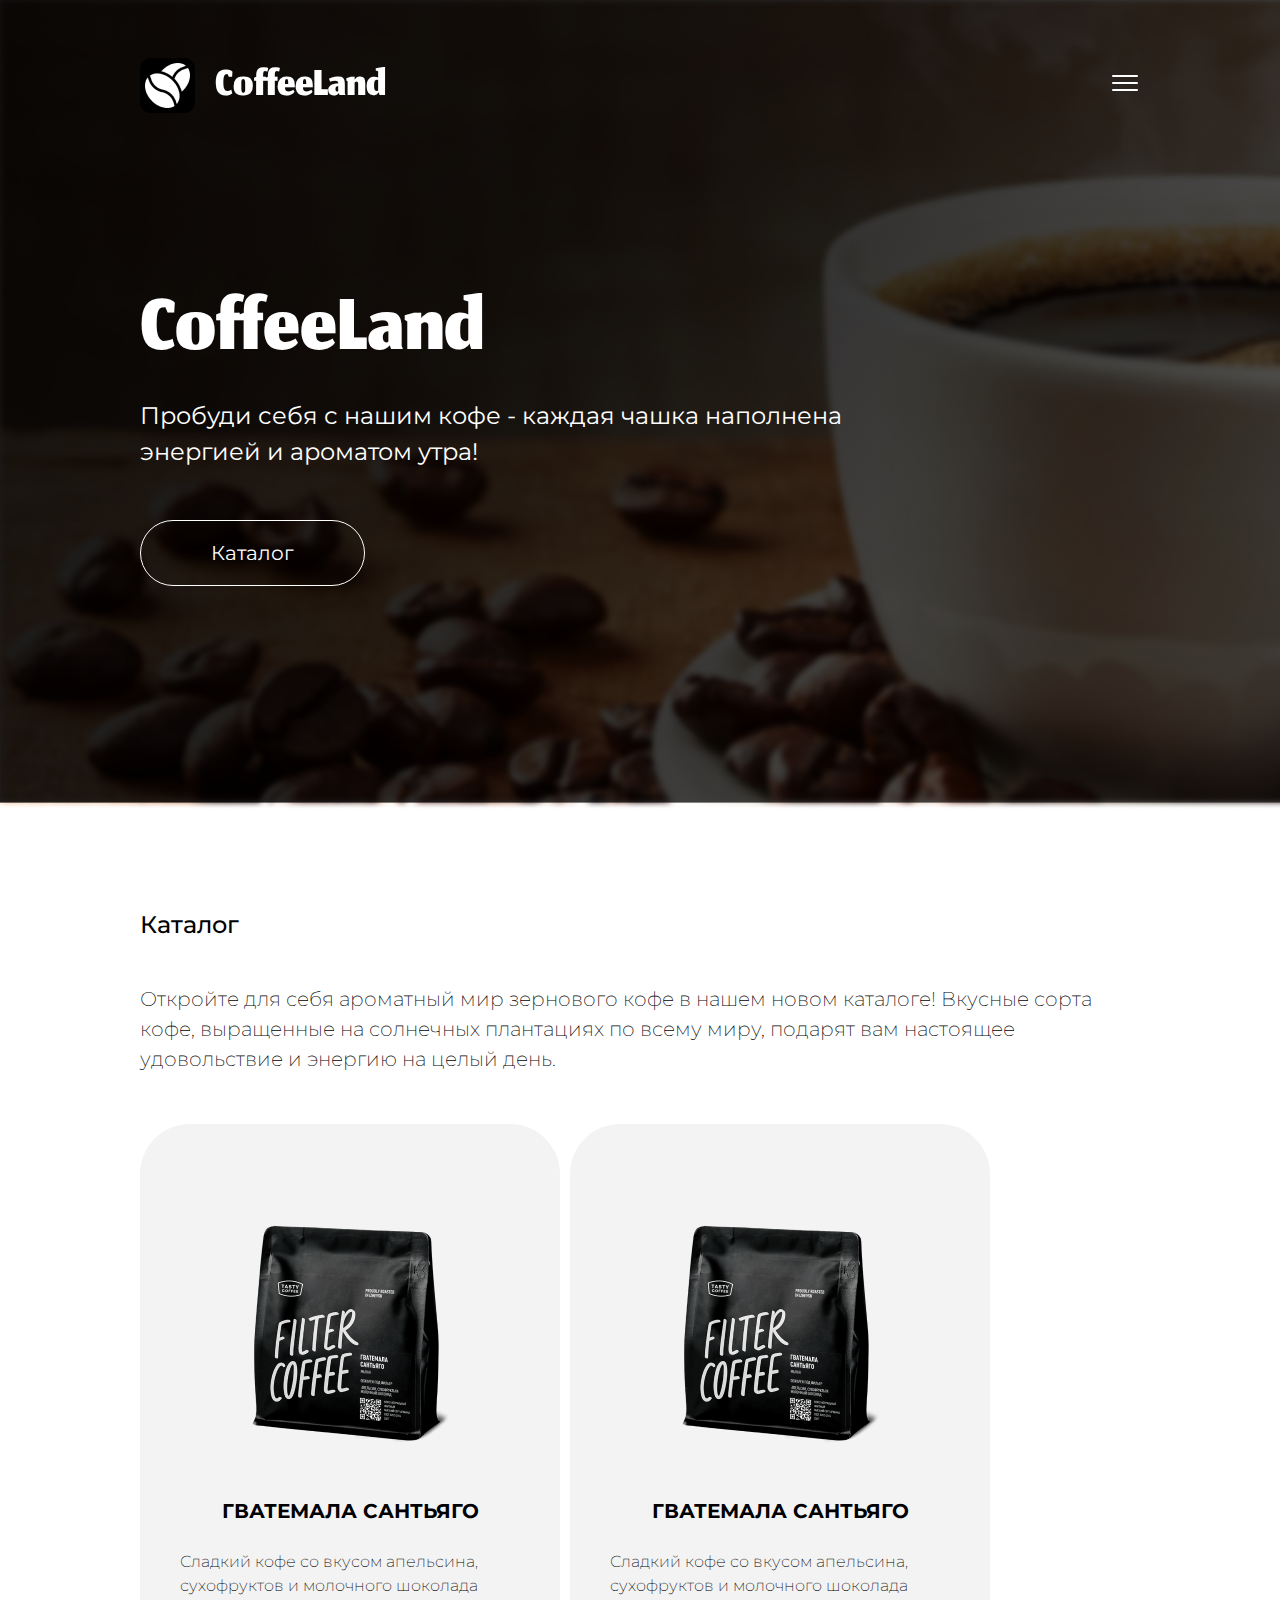
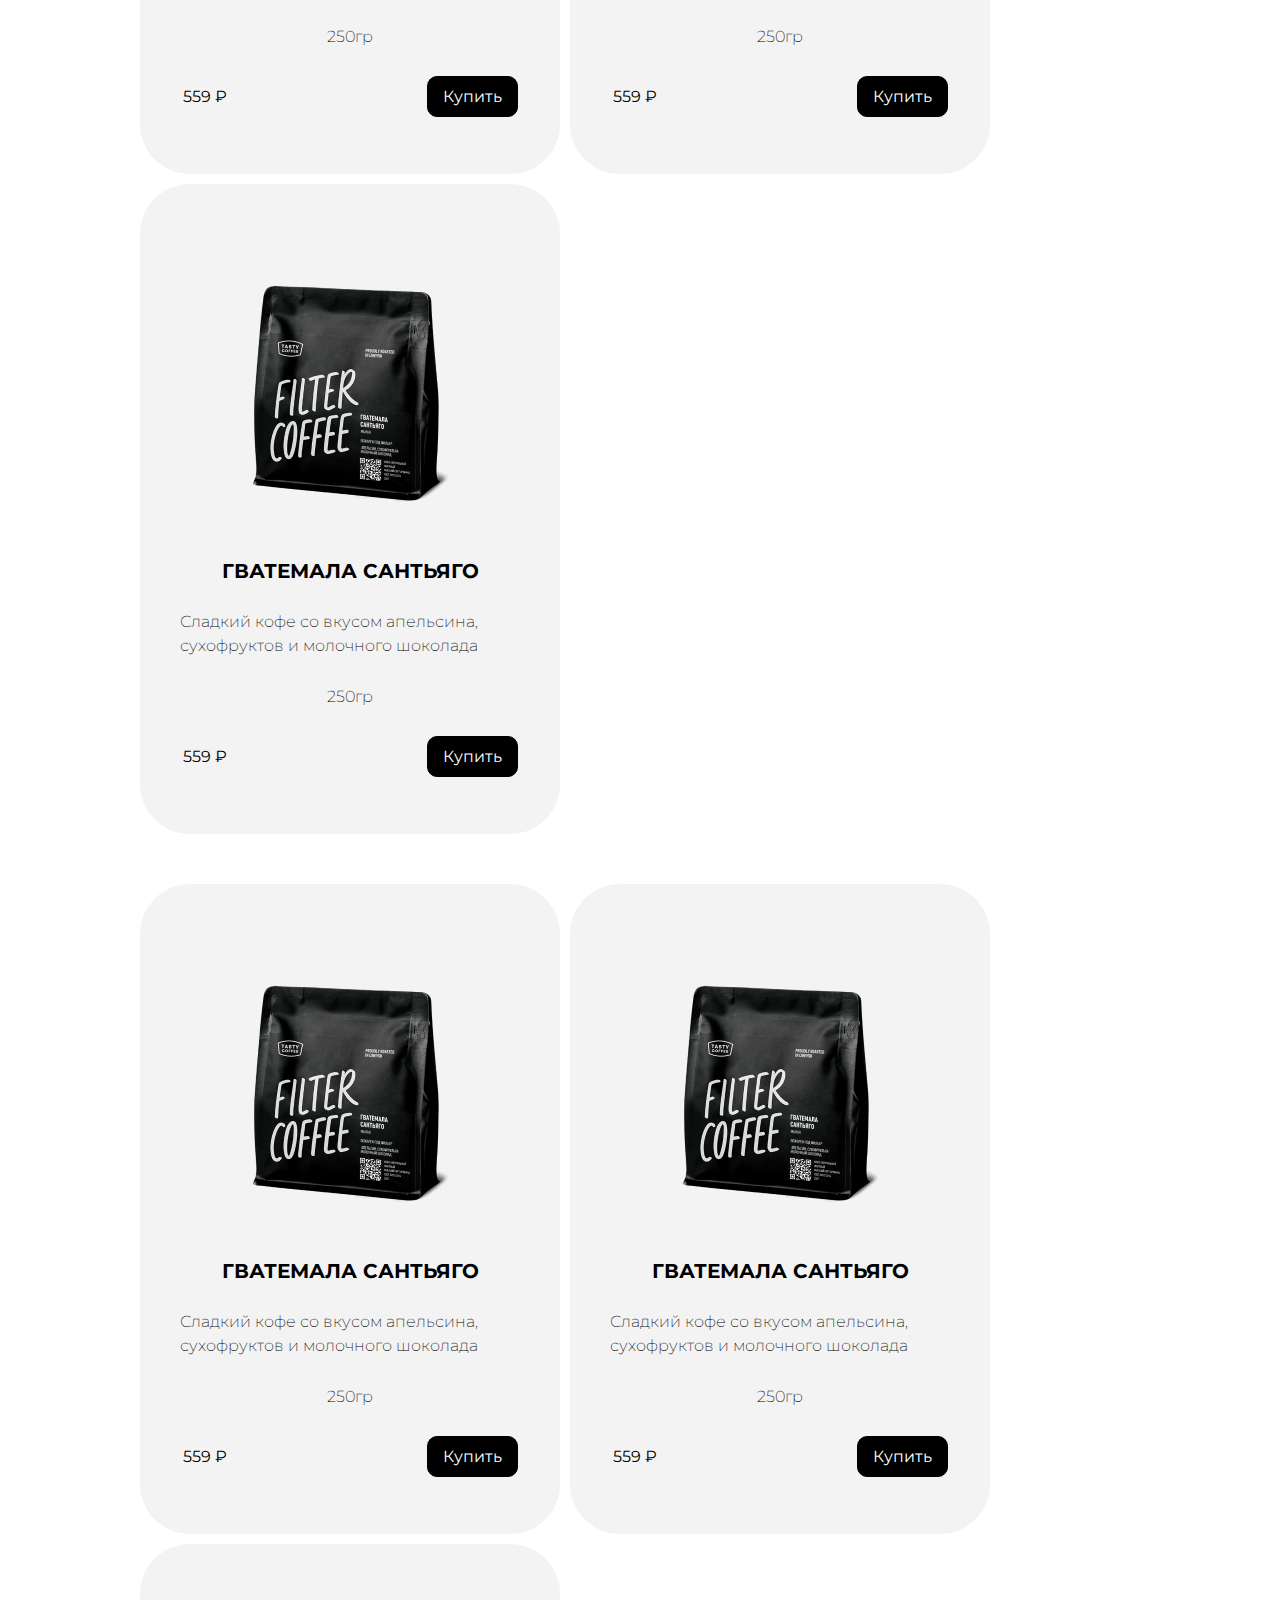
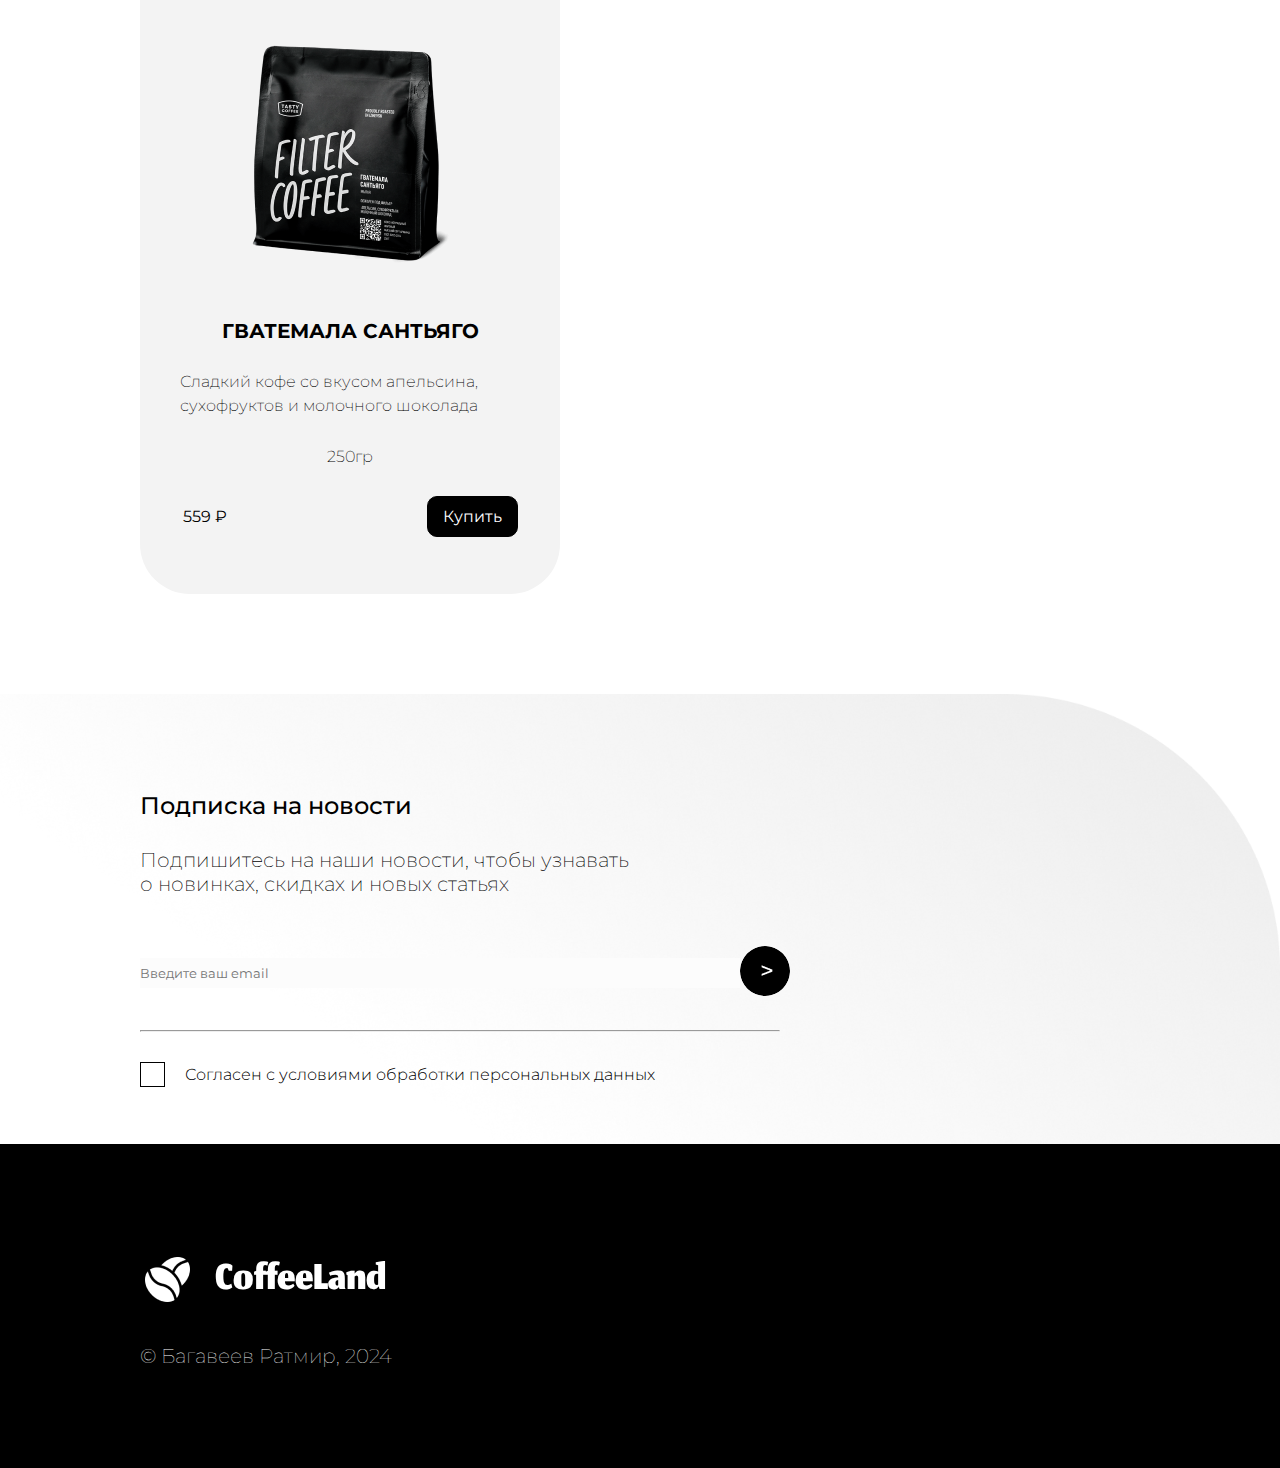
<file: index.html>
<!DOCTYPE html>
<html lang="ru">
<head>
    <meta charset="UTF-8">
    <meta name="viewport" content="width=device-width, initial-scale=1.0">
    <link rel="preconnect" href="https://fonts.googleapis.com">
    <link rel="preconnect" href="https://fonts.gstatic.com" crossorigin>
    <link href="https://fonts.googleapis.com/css2?family=Jomhuria&display=swap" rel="stylesheet">
    <link rel="preconnect" href="https://fonts.googleapis.com">
    <link rel="preconnect" href="https://fonts.gstatic.com" crossorigin>
    <link href="https://fonts.googleapis.com/css2?family=Montserrat:ital,wght@0,100..900;1,100..900&display=swap" rel="stylesheet">
    <title>CoffeeLand</title>
    <link rel="stylesheet" href="assets/css/style.css">
</head>
<body>
    <header class="banner">

        <div class="head size-1200px">

            <a href="index.html"><div class="logo">
                <img src="assets/media/logo/logo.png" alt="">
                <h1>CoffeeLand</h1>
            </div></a>

            <div class="navigation">
                <a href="index.html">Главная</a>
                <a href="registration.html">Регистрация</a>
                <a href="signin.html">Вход</a>
            </div>

            <div class="icons">
                <a href="adminpanel.html"><img src="assets/media/icons/user 1.png" alt=""></a>
                <a href=""><img src="assets/media/icons/log-out 1.png" alt=""></a>
            </div>

            <div class="icon">
                <img src="assets/media/icons/Menu.png" alt="">
            </div>

        </div>

        <div class="banner-txt size-1200px">

            <div class="txt">
                <h2>CoffeeLand </h2>
                <p>Пробуди себя с нашим кофе - каждая чашка наполнена <br>энергией и ароматом утра!</p>
            </div>

            <div class="btn-ban">
                <a href=""><button>Каталог</button></a>
            </div>

        </div>
    
    </header>

    <section>
        <div class="section-katal size-1200px">
            <div class="katal-txt">
                <h2>Каталог</h2>
                <p>Откройте для себя ароматный мир зернового кофе в нашем новом каталоге! Вкусные сорта кофе, выращенные на солнечных плантациях по всему миру, подарят вам настоящее удовольствие и энергию на целый день.</p>
            </div>

            <div class="cards-tov">
                <div class="card">
                    <img src="assets/media/tovars/image 1.png" alt="">
                    <h3>ГВАТЕМАЛА САНТЬЯГО</h3>
                    <p>Сладкий кофе со вкусом апельсина, сухофруктов и молочного шоколада</p>
                    <p class="gr">250гр</p>

                    <div class="sec">
                        <p class="price">559 ₽</p>
                        <a href="onetovar.html"><button>Купить</button></a>
                    </div>
                </div>

                <div class="card">
                    <img src="assets/media/tovars/image 1.png" alt="">
                    <h3>ГВАТЕМАЛА САНТЬЯГО</h3>
                    <p>Сладкий кофе со вкусом апельсина, сухофруктов и молочного шоколада</p>
                    <p class="gr">250гр</p>

                    <div class="sec">
                        <p class="price">559 ₽</p>
                        <a href="onetovar.html"><button>Купить</button></a>
                    </div>
                </div>

                <div class="card">
                    <img src="assets/media/tovars/image 1.png" alt="">
                    <h3>ГВАТЕМАЛА САНТЬЯГО</h3>
                    <p>Сладкий кофе со вкусом апельсина, сухофруктов и молочного шоколада</p>
                    <p class="gr">250гр</p>

                    <div class="sec">
                        <p class="price">559 ₽</p>
                        <a href="onetovar.html"><button>Купить</button></a>
                    </div>
                </div>
            </div>

            <div class="cards-tov">
                <div class="card">
                    <img src="assets/media/tovars/image 1.png" alt="">
                    <h3>ГВАТЕМАЛА САНТЬЯГО</h3>
                    <p>Сладкий кофе со вкусом апельсина, сухофруктов и молочного шоколада</p>
                    <p class="gr">250гр</p>

                    <div class="sec">
                        <p class="price">559 ₽</p>
                        <a href="onetovar.html"><button>Купить</button></a>
                    </div>
                </div>

                <div class="card">
                    <img src="assets/media/tovars/image 1.png" alt="">
                    <h3>ГВАТЕМАЛА САНТЬЯГО</h3>
                    <p>Сладкий кофе со вкусом апельсина, сухофруктов и молочного шоколада</p>
                    <p class="gr">250гр</p>

                    <div class="sec">
                        <p class="price">559 ₽</p>
                        <a href="onetovar.html"><button>Купить</button></a>
                    </div>
                </div>

                <div class="card">
                    <img src="assets/media/tovars/image 1.png" alt="">
                    <h3>ГВАТЕМАЛА САНТЬЯГО</h3>
                    <p>Сладкий кофе со вкусом апельсина, сухофруктов и молочного шоколада</p>
                    <p class="gr">250гр</p>

                    <div class="sec">
                        <p class="price">559 ₽</p>
                        <a href="onetovar.html"><button>Купить</button></a>
                    </div>
                </div>
            </div>

        </div>

        <div class="subsvribe-sec">
            <div class="subscribe size-1200px">
                <div class="sub-txt">
                    <h2>Подписка на новости</h2>
                    <p>Подпишитесь на наши новости, чтобы узнавать<br> о новинках, скидках и новых статьях</p>
                </div>

                <div class="sub-input">
                    <div class="inp">
                        <input type="text" placeholder="Введите ваш email">
                        <a href=""><img src="assets/media/icons/dalee.png" alt=""></a>
                    </div>

                    <div class="sub-line">
                        <hr class="line">
                    </div>

                    <div class="sub-sogl">
                        <img src="assets/media/icons/sogl.png" alt="">
                        <p>Согласен с условиями обработки персональных данных</p>
                    </div>
                </div>
            </div>
        </div>
    </section>

    <footer>
        <div class="footer-sec size-1200px">
            <div class="footer-logo">
                <img src="assets/media/logo/logo.png" alt="">
                <h1>CoffeeLand</h1>
            </div>

            <div class="footer-txt">
                <p>© Багавеев Ратмир, 2024</p>
            </div>
        </div>
    </footer>
</body>
</html>
</file>
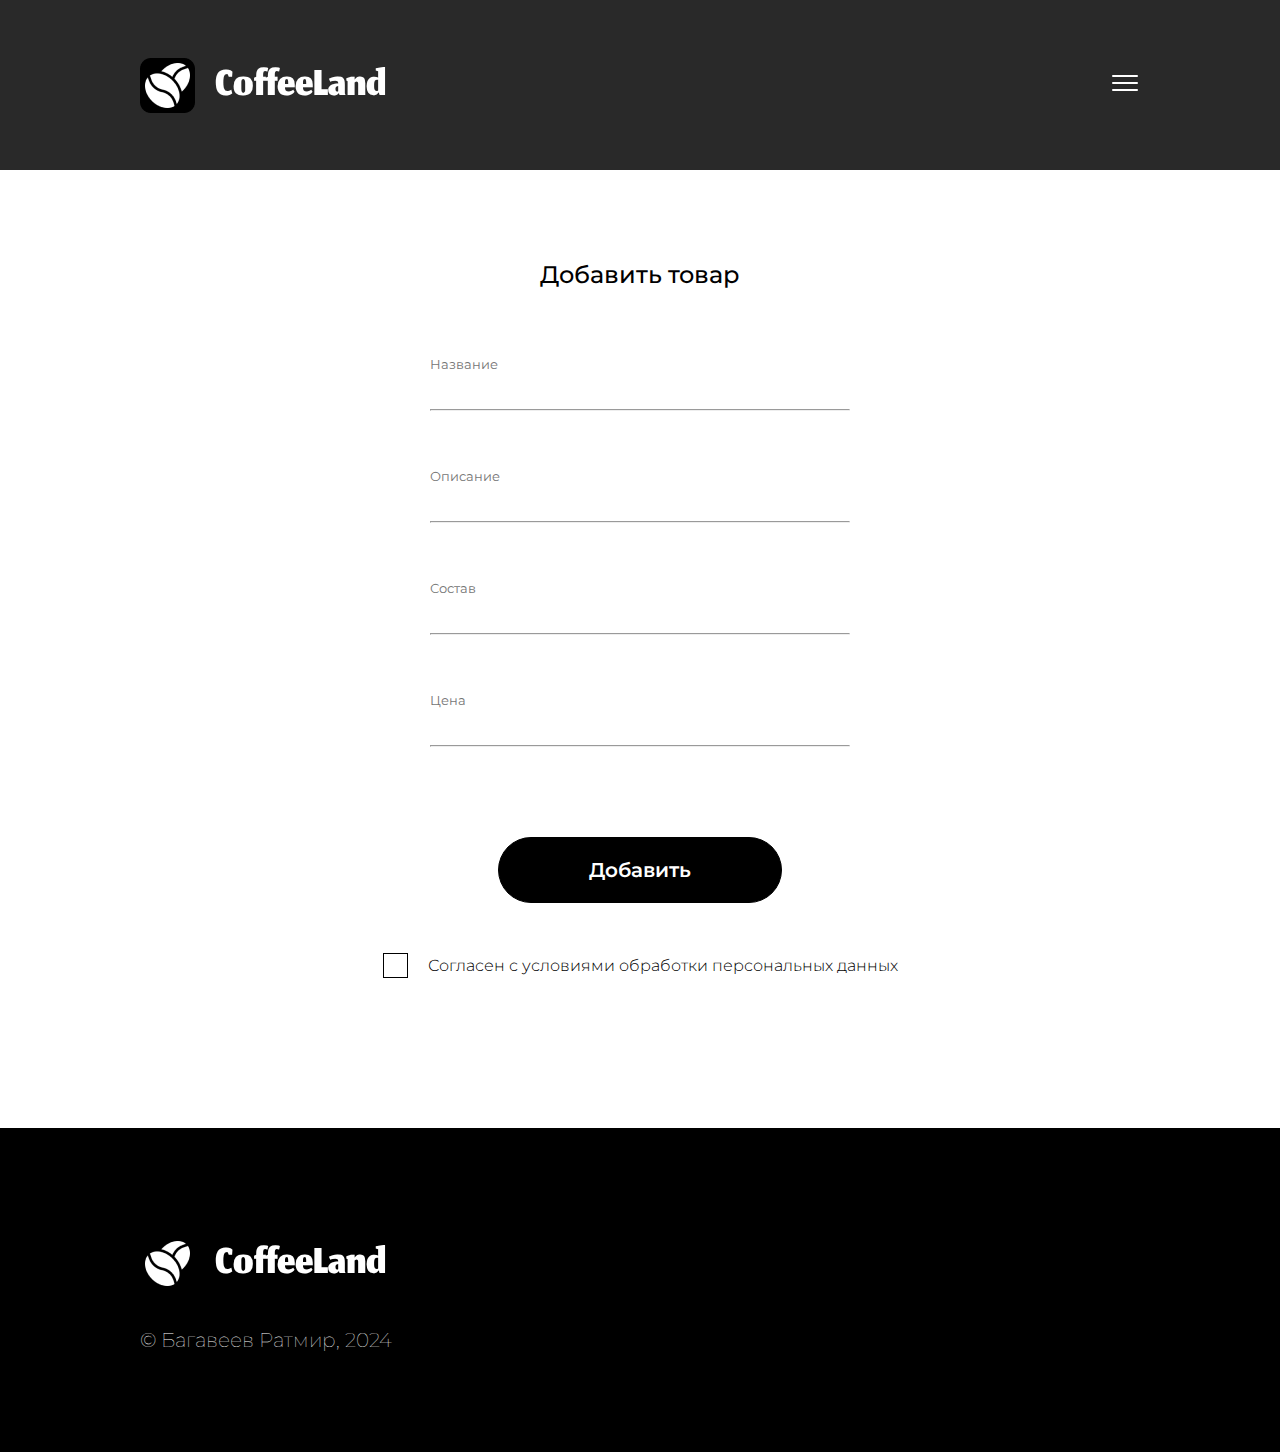
<file: addtovar.html>
<!DOCTYPE html>
<html lang="ru">
<head>
    <meta charset="UTF-8">
    <meta name="viewport" content="width=device-width, initial-scale=1.0">
    <link rel="preconnect" href="https://fonts.googleapis.com">
    <link rel="preconnect" href="https://fonts.gstatic.com" crossorigin>
    <link href="https://fonts.googleapis.com/css2?family=Jomhuria&display=swap" rel="stylesheet">
    <link rel="preconnect" href="https://fonts.googleapis.com">
    <link rel="preconnect" href="https://fonts.gstatic.com" crossorigin>
    <link href="https://fonts.googleapis.com/css2?family=Montserrat:ital,wght@0,100..900;1,100..900&display=swap" rel="stylesheet">
    <title>CoffeeLand</title>
    <link rel="stylesheet" href="assets/css/style.css">
</head>
<body>
    <header class="black">
        <div class="header size-1200px">

            <a href="index.html"><div class="logo">
                <img src="assets/media/logo/logo.png" alt="">
                <h1>CoffeeLand</h1>
            </div></a>

            <div class="navigation">
                <a href="index.html">Главная</a>
                <a href="registration.html">Регистрация</a>
                <a href="signin.html">Вход</a>
            </div>

            <div class="icons">
                <a href="adminpanel.html"><img src="assets/media/icons/user 1.png" alt=""></a>
                <a href=""><img src="assets/media/icons/log-out 1.png" alt=""></a>
            </div>

            <div class="icon">
                <img src="assets/media/icons/Menu.png" alt="">
            </div>
        </div>
    </header>

    <section class="size-1200px">
        <div class="registration">
            <div class="reg">
                <h2>Добавить товар</h2>
            </div>

            <div class="inp-reg">
                <input type="text" placeholder="Название">
                <hr>
                <input type="text" placeholder="Описание">
                <hr>
                <input type="text" placeholder="Состав">
                <hr>
                <input type="text" placeholder="Цена">
                <hr>
            </div>

            <div class="btn-reg">
                <button>Добавить</button>
            </div>

            <div class="reg-sogl">
                <img src="assets/media/icons/sogl.png" alt="">
                <p>Согласен с условиями обработки персональных данных</p>
            </div>
        </div>
    </section>

    <footer>
        <div class="footer-sec size-1200px">
            <div class="footer-logo">
                <img src="assets/media/logo/logo.png" alt="">
                <h1>CoffeeLand</h1>
            </div>

            <div class="footer-txt">
                <p>© Багавеев Ратмир, 2024</p>
            </div>
        </div>
    </footer>
</body>
</html>
</file>
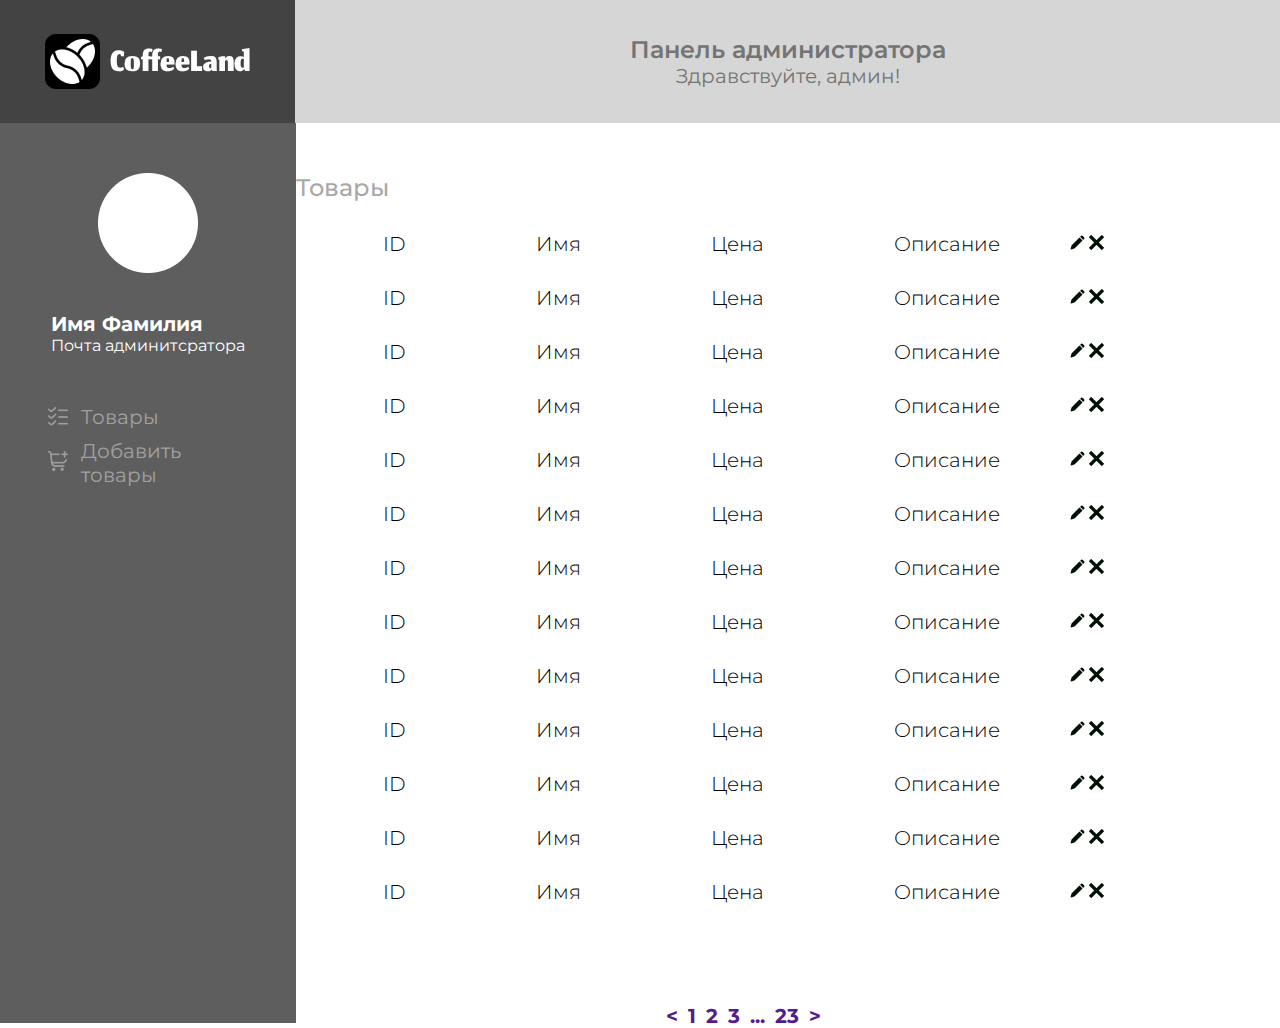
<file: adminpanel.html>
<!DOCTYPE html>
<html lang="ru">
<head>
    <meta charset="UTF-8">
    <meta name="viewport" content="width=device-width, initial-scale=1.0">
    <link rel="preconnect" href="https://fonts.googleapis.com">
    <link rel="preconnect" href="https://fonts.gstatic.com" crossorigin>
    <link href="https://fonts.googleapis.com/css2?family=Jomhuria&display=swap" rel="stylesheet">
    <link rel="preconnect" href="https://fonts.googleapis.com">
    <link rel="preconnect" href="https://fonts.gstatic.com" crossorigin>
    <link href="https://fonts.googleapis.com/css2?family=Montserrat:ital,wght@0,100..900;1,100..900&display=swap" rel="stylesheet">
    <title>CoffeeLand</title>
    <link rel="stylesheet" href="assets/css/style.css">
</head>
<body>
    <header>
        <div class="head-admin">
            <div class="logo-admin">
                <img src="assets/media/logo/logo.png" alt="">
                <h1>CoffeeLand</h1>
            </div>

            <div class="hello">
                <h2>Панель администратора</h2>
                <p>Здравствуйте, админ!</p>
            </div>
        </div>
    </header>

    <section class="sect">
        <div class="sec-admin">

            <div class="user">
                <div class="img-u">
                    <img src="assets/media/icons/Ellipse 21.png" alt="">
                </div>
                
                <div class="name-admin">
                    <h3>Имя Фамилия</h3>
                    <p>Почта админитсратора</p>
                </div>
            </div>

            <div class="panel">
                <a href=""><div class="one">
                    <img src="assets/media/icons/free-icon-font-list-check 1.png" alt="">
                    <p>Товары</p>
                </div></a>

                <a href=""><div class="two">
                    <img src="assets/media/icons/free-icon-font-shopping-cart-add 1.png" alt="">
                   <a href="addtovar.html"> <p>Добавить товары</p></a>
                </div></a>
            </div>

        </div>

        <div class="tovars-panel">

            <div class="tov-pan">
               <div class="tov-txt">
                   <h2>Товары</h2>
               </div>

               <div class="tov-name">
                    <div class="neme">
                        <p>ID</p>
                        <p>Имя</p>
                        <p>Цена</p>
                        <p>Описание</p>
                    </div>

                    <div class="red-ic">
                        <img src="assets/media/icons/edit (1) 1.png" alt="">
                        <img src="assets/media/icons/cross-remove-sign 1.png" alt="">
                    </div>
                    
                    <div class="red">
                        <a href="delete.html"><p>Удалить</p></a>
                        <a href="redact.html"><p>Редактировать</p></a>
                    </div>
               </div>

               <div class="tov-name">
                    <div class="neme">
                        <p>ID</p>
                        <p>Имя</p>
                        <p>Цена</p>
                        <p>Описание</p>
                    </div>

                    <div class="red-ic">
                        <img src="assets/media/icons/edit (1) 1.png" alt="">
                        <img src="assets/media/icons/cross-remove-sign 1.png" alt="">
                    </div>
                
                    <div class="red">
                        <a href="delete.html"><p>Удалить</p></a>
                        <a href="redact.html"><p>Редактировать</p></a>
                    </div>
                </div>

                <div class="tov-name">
                    <div class="neme">
                        <p>ID</p>
                        <p>Имя</p>
                        <p>Цена</p>
                        <p>Описание</p>
                    </div>

                    <div class="red-ic">
                        <img src="assets/media/icons/edit (1) 1.png" alt="">
                        <img src="assets/media/icons/cross-remove-sign 1.png" alt="">
                    </div>
                
                    <div class="red">
                        <a href="delete.html"><p>Удалить</p></a>
                        <a href="redact.html"><p>Редактировать</p></a>
                    </div>
                </div>
                
                <div class="tov-name">
                    <div class="neme">
                        <p>ID</p>
                        <p>Имя</p>
                        <p>Цена</p>
                        <p>Описание</p>
                    </div>

                    <div class="red-ic">
                        <img src="assets/media/icons/edit (1) 1.png" alt="">
                        <img src="assets/media/icons/cross-remove-sign 1.png" alt="">
                    </div>
                
                    <div class="red">
                        <a href="delete.html"><p>Удалить</p></a>
                        <a href="redact.html"><p>Редактировать</p></a>
                    </div>
                </div>

                <div class="tov-name">
                    <div class="neme">
                        <p>ID</p>
                        <p>Имя</p>
                        <p>Цена</p>
                        <p>Описание</p>
                    </div>

                    <div class="red-ic">
                        <img src="assets/media/icons/edit (1) 1.png" alt="">
                        <img src="assets/media/icons/cross-remove-sign 1.png" alt="">
                    </div>
                
                    <div class="red">
                        <a href="delete.html"><p>Удалить</p></a>
                        <a href="redact.html"><p>Редактировать</p></a>
                    </div>
                </div>

                <div class="tov-name">
                    <div class="neme">
                        <p>ID</p>
                        <p>Имя</p>
                        <p>Цена</p>
                        <p>Описание</p>
                    </div>

                    <div class="red-ic">
                        <img src="assets/media/icons/edit (1) 1.png" alt="">
                        <img src="assets/media/icons/cross-remove-sign 1.png" alt="">
                    </div>
                
                    <div class="red">
                        <a href="delete.html"><p>Удалить</p></a>
                        <a href="redact.html"><p>Редактировать</p></a>
                    </div>
                </div>

                <div class="tov-name">
                    <div class="neme">
                        <p>ID</p>
                        <p>Имя</p>
                        <p>Цена</p>
                        <p>Описание</p>
                    </div>

                    <div class="red-ic">
                        <img src="assets/media/icons/edit (1) 1.png" alt="">
                        <img src="assets/media/icons/cross-remove-sign 1.png" alt="">
                    </div>
                
                    <div class="red">
                        <a href="delete.html"><p>Удалить</p></a>
                        <a href="redact.html"><p>Редактировать</p></a>
                    </div>
                </div>

                <div class="tov-name">
                    <div class="neme">
                        <p>ID</p>
                        <p>Имя</p>
                        <p>Цена</p>
                        <p>Описание</p>
                    </div>

                    <div class="red-ic">
                        <img src="assets/media/icons/edit (1) 1.png" alt="">
                        <img src="assets/media/icons/cross-remove-sign 1.png" alt="">
                    </div>
                
                    <div class="red">
                        <a href=""><p>Удалить</p></a>
                        <a href=""><p>Редактировать</p></a>
                    </div>
                </div>

                <div class="tov-name">
                    <div class="neme">
                        <p>ID</p>
                        <p>Имя</p>
                        <p>Цена</p>
                        <p>Описание</p>
                    </div>

                    <div class="red-ic">
                        <img src="assets/media/icons/edit (1) 1.png" alt="">
                        <img src="assets/media/icons/cross-remove-sign 1.png" alt="">
                    </div>
                
                    <div class="red">
                        <a href=""><p>Удалить</p></a>
                        <a href=""><p>Редактировать</p></a>
                    </div>
                </div>

                <div class="tov-name">
                    <div class="neme">
                        <p>ID</p>
                        <p>Имя</p>
                        <p>Цена</p>
                        <p>Описание</p>
                    </div>

                    <div class="red-ic">
                        <img src="assets/media/icons/edit (1) 1.png" alt="">
                        <img src="assets/media/icons/cross-remove-sign 1.png" alt="">
                    </div>
                
                    <div class="red">
                        <a href=""><p>Удалить</p></a>
                        <a href=""><p>Редактировать</p></a>
                    </div>
                </div>

                <div class="tov-name">
                    <div class="neme">
                        <p>ID</p>
                        <p>Имя</p>
                        <p>Цена</p>
                        <p>Описание</p>
                    </div>

                    <div class="red-ic">
                        <img src="assets/media/icons/edit (1) 1.png" alt="">
                        <img src="assets/media/icons/cross-remove-sign 1.png" alt="">
                    </div>
                
                    <div class="red">
                        <a href=""><p>Удалить</p></a>
                        <a href=""><p>Редактировать</p></a>
                    </div>
                </div>

                <div class="tov-name">
                    <div class="neme">
                        <p>ID</p>
                        <p>Имя</p>
                        <p>Цена</p>
                        <p>Описание</p>
                    </div>

                    <div class="red-ic">
                        <img src="assets/media/icons/edit (1) 1.png" alt="">
                        <img src="assets/media/icons/cross-remove-sign 1.png" alt="">
                    </div>
                
                    <div class="red">
                        <a href=""><p>Удалить</p></a>
                        <a href=""><p>Редактировать</p></a>
                    </div>
                </div>

                <div class="tov-name">
                    <div class="neme">
                        <p>ID</p>
                        <p>Имя</p>
                        <p>Цена</p>
                        <p>Описание</p>
                    </div>

                    <div class="red-ic">
                        <img src="assets/media/icons/edit (1) 1.png" alt="">
                        <img src="assets/media/icons/cross-remove-sign 1.png" alt="">
                    </div>
                
                    <div class="red">
                        <a href=""><p>Удалить</p></a>
                        <a href=""><p>Редактировать</p></a>
                    </div>
                </div>
            </div>

            <div class="slider">
                <div class="slide">
                    <a href=""><p><</p></a>
                    <a href=""><p>1</p></a>
                    <a href=""><p>2</p></a>
                    <a href=""><p>3</p></a>
                    <a href=""><p>...</p></a>
                    <a href=""><p>23</p></a>
                    <a href=""><p>></p></a>
                </div>
            </div>

        </div>

    </section>
</body>
</html>
</file>
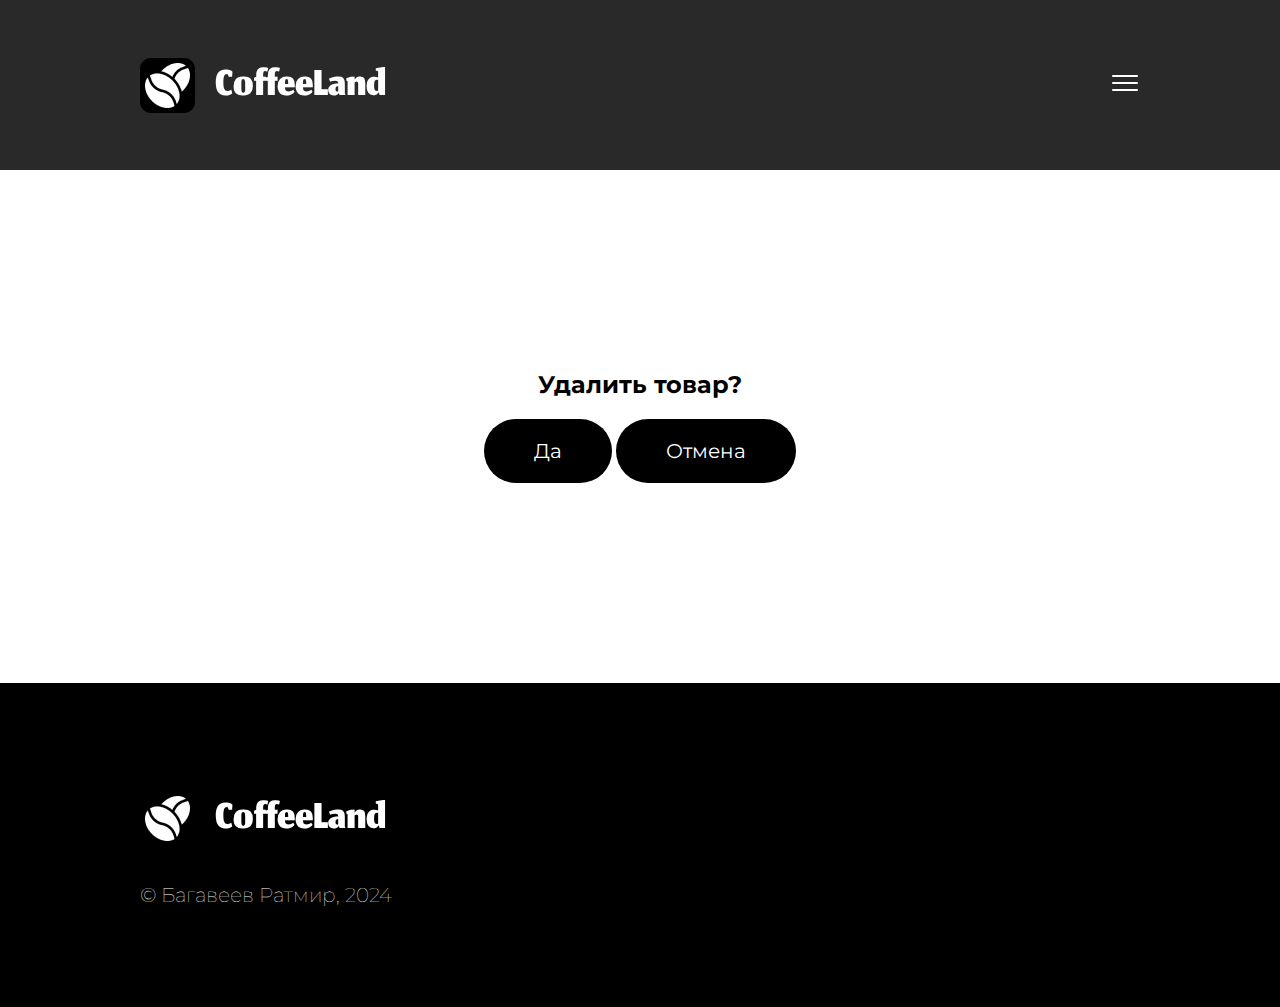
<file: delete.html>
<!DOCTYPE html>
<html lang="ru">
<head>
    <meta charset="UTF-8">
    <meta name="viewport" content="width=device-width, initial-scale=1.0">
    <link rel="preconnect" href="https://fonts.googleapis.com">
    <link rel="preconnect" href="https://fonts.gstatic.com" crossorigin>
    <link href="https://fonts.googleapis.com/css2?family=Jomhuria&display=swap" rel="stylesheet">
    <link rel="preconnect" href="https://fonts.googleapis.com">
    <link rel="preconnect" href="https://fonts.gstatic.com" crossorigin>
    <link href="https://fonts.googleapis.com/css2?family=Montserrat:ital,wght@0,100..900;1,100..900&display=swap" rel="stylesheet">
    <title>CoffeeLand</title>
    <link rel="stylesheet" href="assets/css/style.css">
</head>
<body>
    <header class="black">
        <div class="header size-1200px">

            <a href="index.html"><div class="logo">
                <img src="assets/media/logo/logo.png" alt="">
                <h1>CoffeeLand</h1>
            </div></a>

            <div class="navigation">
                <a href="index.html">Главная</a>
                <a href="registration.html">Регистрация</a>
                <a href="signin.html">Вход</a>
            </div>

            <div class="icons">
                <a href="adminpanel.html"><img src="assets/media/icons/user 1.png" alt=""></a>
                <a href=""><img src="assets/media/icons/log-out 1.png" alt=""></a>
            </div>

            <div class="icon">
                <img src="assets/media/icons/Menu.png" alt="">
            </div>

        </div>
    </header>

    <section>
        <div class="delete-sec">
            <h2>Удалить товар?</h2>
            <div class="btn-delete">
                <a href=""><button>Да</button></a>
                <a href=""><button>Отмена</button></a>
            </div>
        </div>
    </section>

    <footer>
        <div class="footer-sec size-1200px">
            <div class="footer-logo">
                <img src="assets/media/logo/logo.png" alt="">
                <h1>CoffeeLand</h1>
            </div>

            <div class="footer-txt">
                <p>© Багавеев Ратмир, 2024</p>
            </div>
        </div>
    </footer>
</body>
</html>
</file>
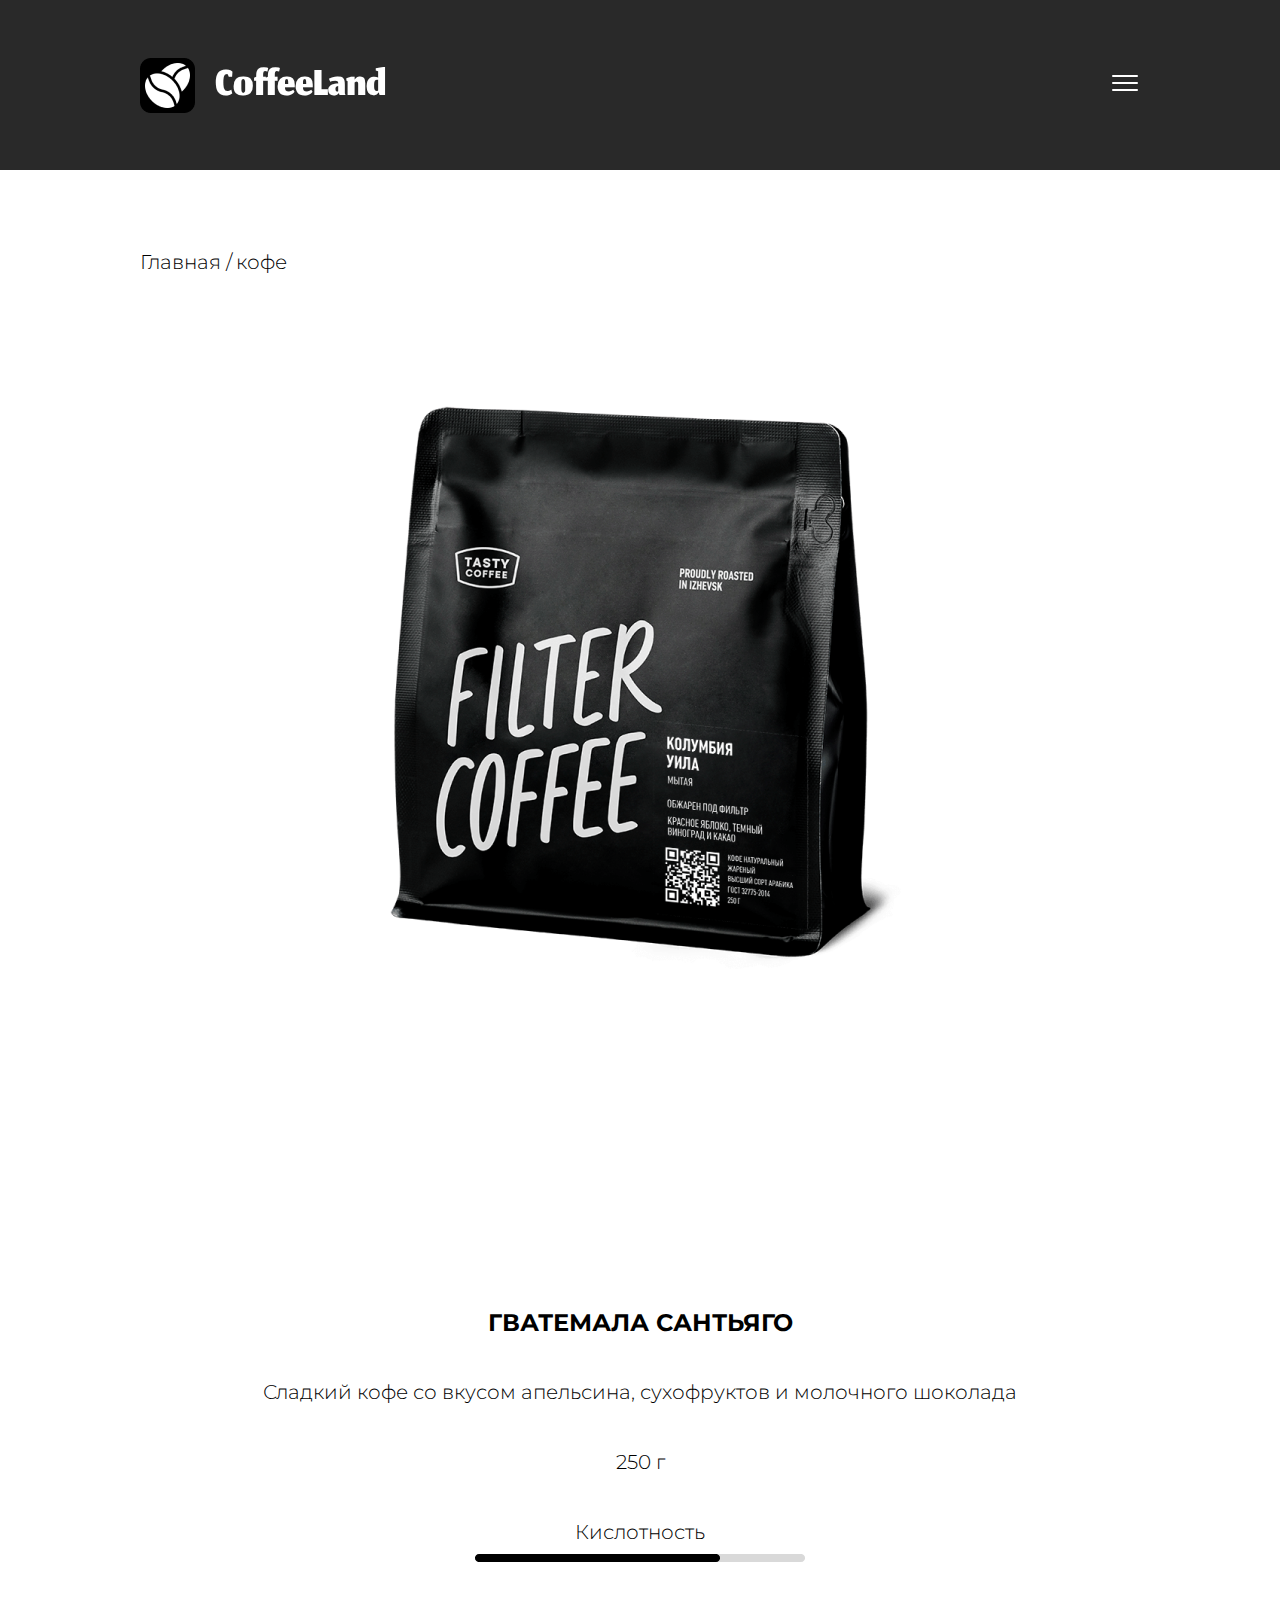
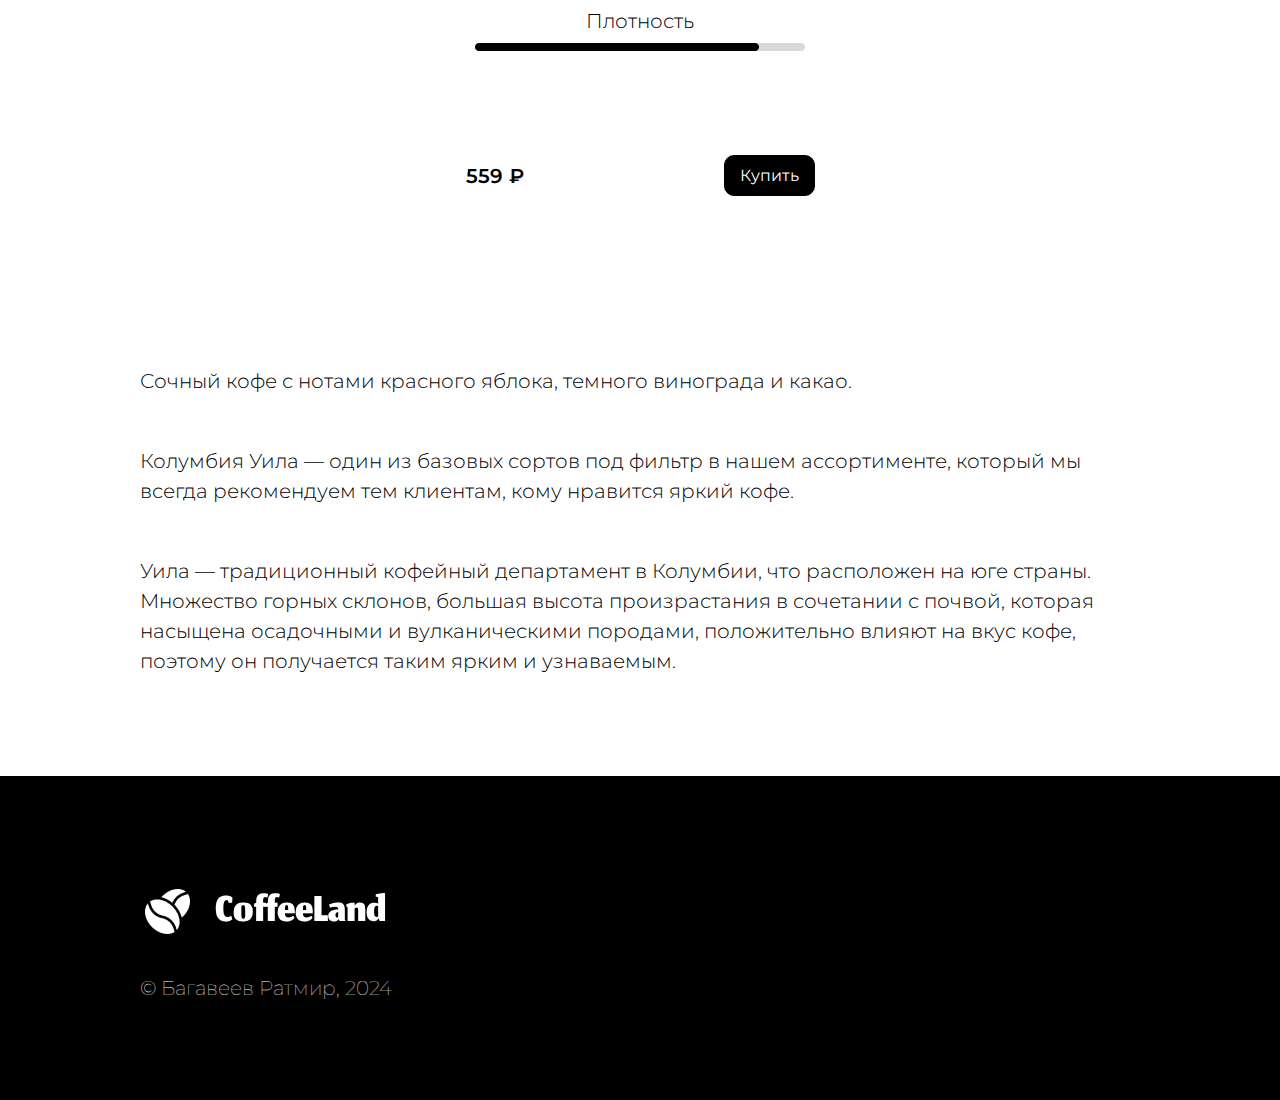
<file: onetovar.html>
<!DOCTYPE html>
<html lang="ru">
<head>
    <meta charset="UTF-8">
    <meta name="viewport" content="width=device-width, initial-scale=1.0">
    <link rel="preconnect" href="https://fonts.googleapis.com">
    <link rel="preconnect" href="https://fonts.gstatic.com" crossorigin>
    <link href="https://fonts.googleapis.com/css2?family=Jomhuria&display=swap" rel="stylesheet">
    <link rel="preconnect" href="https://fonts.googleapis.com">
    <link rel="preconnect" href="https://fonts.gstatic.com" crossorigin>
    <link href="https://fonts.googleapis.com/css2?family=Montserrat:ital,wght@0,100..900;1,100..900&display=swap" rel="stylesheet">
    <title>CoffeeLand</title>
    <link rel="stylesheet" href="assets/css/style.css">
</head>
<body>
    <header class="black">
        <div class="header size-1200px">

            <a href=""><div class="logo">
                <img src="assets/media/logo/logo.png" alt="">
                <h1>CoffeeLand</h1>
            </div></a>

            <div class="navigation">
                <a href="index.html">Главная</a>
                <a href="registration.html">Регистрация</a>
                <a href="signin.html">Вход</a>
            </div>

            <div class="icons">
                <a href="adminpanel.html"><img src="assets/media/icons/user 1.png" alt=""></a>
                <a href=""><img src="assets/media/icons/log-out 1.png" alt=""></a>
            </div>

            <div class="icon">
                <img src="assets/media/icons/Menu.png" alt="">
            </div>

        </div>
    </header>

    <section class="size-1200px">
        <div class="hleb">
            <a href="index.html">Главная /</a>
            <a href="onetovar.html">кофе</a>
        </div>

        <div class="sec-tov">
            <div class="tovar">
                <img src="assets/media/tovars/tovar-one.png" alt="">
            </div>

            <div class="tovar-txt">

                <div class="t-txt">
                    <h3>ГВАТЕМАЛА САНТЬЯГО</h3>
                    <p>Сладкий кофе со вкусом апельсина, сухофруктов и молочного шоколада</p>
                    <p>250 г</p>
                    <p>Кислотность</p>
                    <img src="assets/media/icons/line1.png" alt="">
                    <p>Плотность</p>
                    <img src="assets/media/icons/line2.png" alt="">
                </div>

                <div class="tovar-price">
                    <div class="price-t">
                        <p>559 ₽</p>
                    </div>

                    <div class="price-btn">
                        <button>Купить</button>
                    </div>
                </div>

            </div>           
        </div>

        <div class="opis-sec">
            <p>Сочный кофе с нотами красного яблока, темного винограда и какао.</p>

            <p>Колумбия Уила — один из базовых сортов под фильтр в нашем ассортименте, который мы всегда рекомендуем тем клиентам, кому нравится яркий кофе.</p>

            <p>Уила — традиционный кофейный департамент в Колумбии, что расположен на юге страны. Множество горных склонов, большая высота произрастания в сочетании с почвой, которая насыщена осадочными и вулканическими породами, положительно влияют на вкус кофе, поэтому он получается таким ярким и узнаваемым.</p>
        </div>
    </section>

    <footer>
        <div class="footer-sec size-1200px">
            <div class="footer-logo">
                <img src="assets/media/logo/logo.png" alt="">
                <h1>CoffeeLand</h1>
            </div>

            <div class="footer-txt">
                <p>© Багавеев Ратмир, 2024</p>
            </div>
        </div>
    </footer>
</body>
</html>
</file>
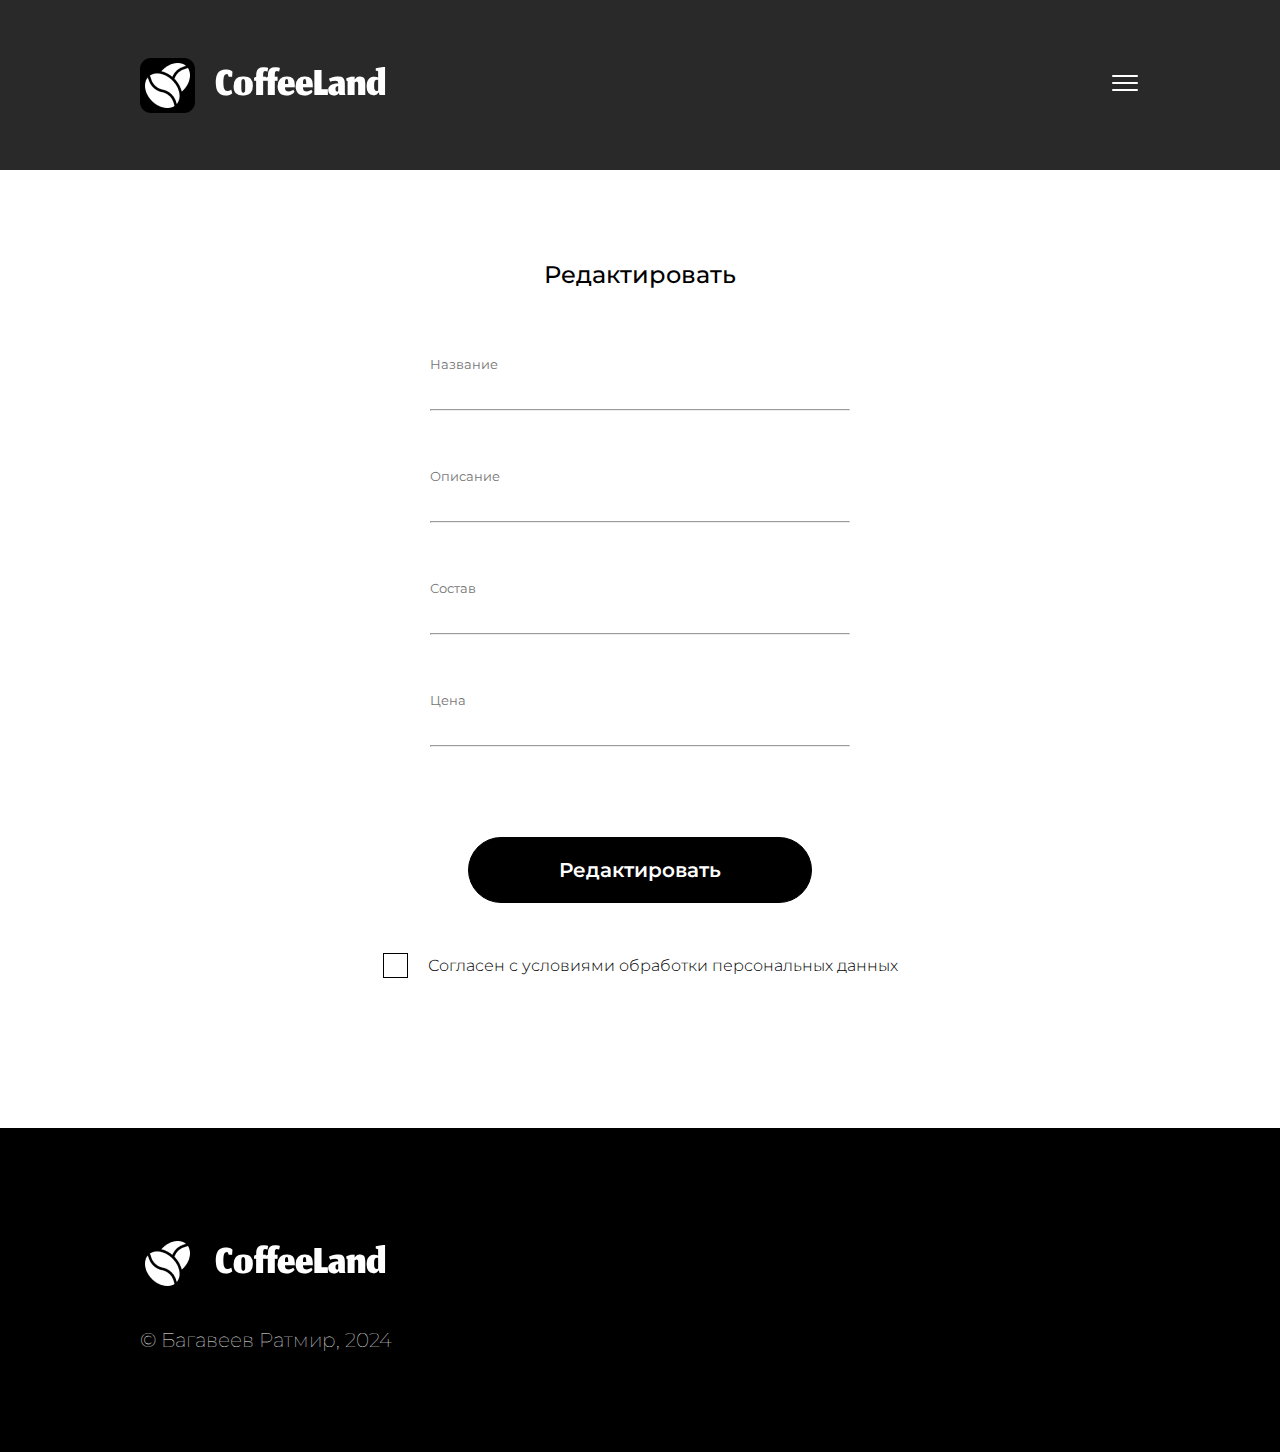
<file: redact.html>
<!DOCTYPE html>
<html lang="ru">
<head>
    <meta charset="UTF-8">
    <meta name="viewport" content="width=device-width, initial-scale=1.0">
    <link rel="preconnect" href="https://fonts.googleapis.com">
    <link rel="preconnect" href="https://fonts.gstatic.com" crossorigin>
    <link href="https://fonts.googleapis.com/css2?family=Jomhuria&display=swap" rel="stylesheet">
    <link rel="preconnect" href="https://fonts.googleapis.com">
    <link rel="preconnect" href="https://fonts.gstatic.com" crossorigin>
    <link href="https://fonts.googleapis.com/css2?family=Montserrat:ital,wght@0,100..900;1,100..900&display=swap" rel="stylesheet">
    <title>CoffeeLand</title>
    <link rel="stylesheet" href="assets/css/style.css">
</head>
<body>
    <header class="black">
        <div class="header size-1200px">

            <a href="index.html"><div class="logo">
                <img src="assets/media/logo/logo.png" alt="">
                <h1>CoffeeLand</h1>
            </div></a>

            <div class="navigation">
                <a href="index.html">Главная</a>
                <a href="registration.html">Регистрация</a>
                <a href="signin.html">Вход</a>
            </div>

            <div class="icons">
                <a href="adminpanel.html"><img src="assets/media/icons/user 1.png" alt=""></a>
                <a href=""><img src="assets/media/icons/log-out 1.png" alt=""></a>
            </div>

            <div class="icon">
                <img src="assets/media/icons/Menu.png" alt="">
            </div>

        </div>
    </header>

    <section class="size-1200px">
        <div class="registration">
            <div class="reg">
                <h2>Редактировать</h2>
            </div>

            <div class="inp-reg">
                <input type="text" placeholder="Название">
                <hr>
                <input type="text" placeholder="Описание">
                <hr>
                <input type="text" placeholder="Состав">
                <hr>
                <input type="text" placeholder="Цена">
                <hr>
            </div>

            <div class="btn-reg">
                <button>Редактировать</button>
            </div>

            <div class="reg-sogl">
                <img src="assets/media/icons/sogl.png" alt="">
                <p>Согласен с условиями обработки персональных данных</p>
            </div>
        </div>
    </section>

    <footer>
        <div class="footer-sec size-1200px">
            <div class="footer-logo">
                <img src="assets/media/logo/logo.png" alt="">
                <h1>CoffeeLand</h1>
            </div>

            <div class="footer-txt">
                <p>© Багавеев Ратмир, 2024</p>
            </div>
        </div>
    </footer>
</body>
</html>
</file>
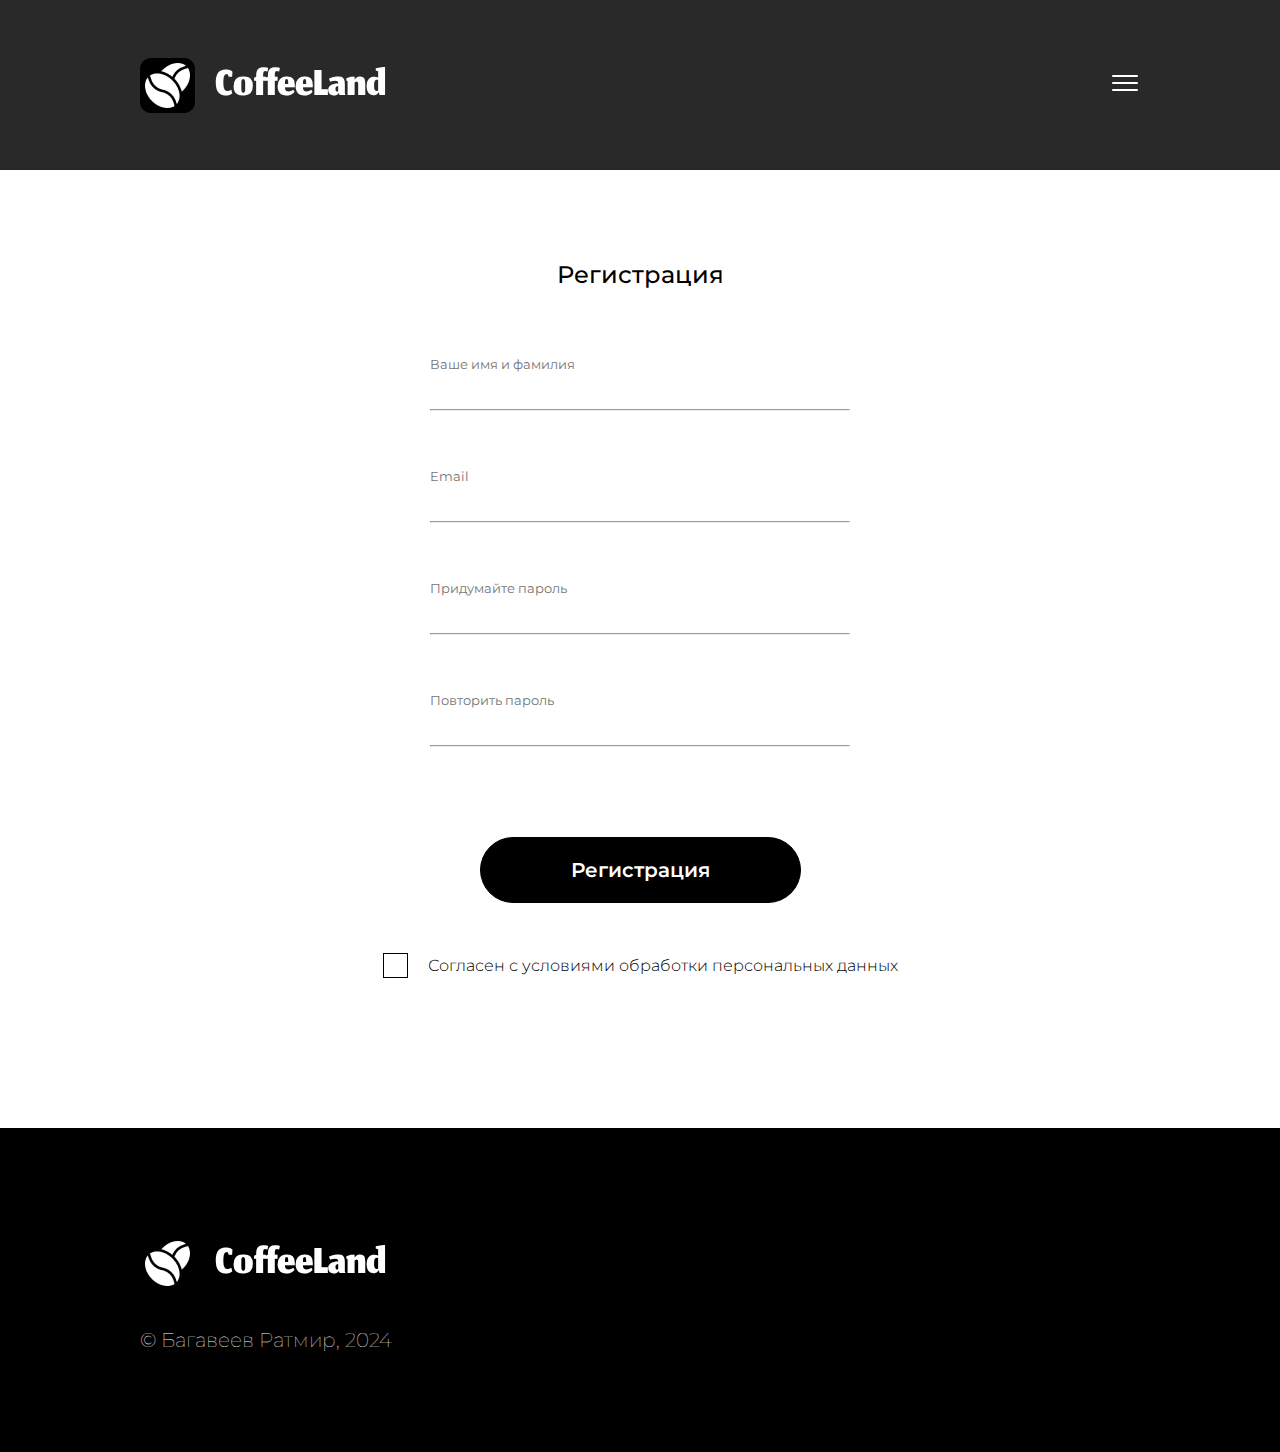
<file: registration.html>
<!DOCTYPE html>
<html lang="ru">
<head>
    <meta charset="UTF-8">
    <meta name="viewport" content="width=device-width, initial-scale=1.0">
    <link rel="preconnect" href="https://fonts.googleapis.com">
    <link rel="preconnect" href="https://fonts.gstatic.com" crossorigin>
    <link href="https://fonts.googleapis.com/css2?family=Jomhuria&display=swap" rel="stylesheet">
    <link rel="preconnect" href="https://fonts.googleapis.com">
    <link rel="preconnect" href="https://fonts.gstatic.com" crossorigin>
    <link href="https://fonts.googleapis.com/css2?family=Montserrat:ital,wght@0,100..900;1,100..900&display=swap" rel="stylesheet">
    <title>CoffeeLand</title>
    <link rel="stylesheet" href="assets/css/style.css">
</head>
<body>
    <header class="black">
        <div class="header size-1200px">

            <a href="index.html"><div class="logo">
                <img src="assets/media/logo/logo.png" alt="">
                <h1>CoffeeLand</h1>
            </div></a>

            <div class="navigation">
                <a href="index.html">Главная</a>
                <a href="registration.html">Регистрация</a>
                <a href="signin.html">Вход</a>
            </div>

            <div class="icons">
                <a href="adminpanel.html"><img src="assets/media/icons/user 1.png" alt=""></a>
                <a href=""><img src="assets/media/icons/log-out 1.png" alt=""></a>
            </div>

            <div class="icon">
                <img src="assets/media/icons/Menu.png" alt="">
            </div>
        </div>
    </header>

    <section class="size-1200px">
        <div class="registration">
            <div class="reg">
                <h2>Регистрация</h2>
            </div>

            <div class="inp-reg">
                <input type="text" placeholder="Ваше имя и фамилия">
                <hr class="hr">
                <input type="text" placeholder="Email">
                <hr>
                <input type="text" placeholder="Придумайте пароль">
                <hr>
                <input type="text" placeholder="Повторить пароль">
                <hr>
            </div>

            <div class="btn-reg">
                <button>Регистрация</button>
            </div>

            <div class="reg-sogl">
                <img src="assets/media/icons/sogl.png" alt="">
                <p>Согласен с условиями обработки персональных данных</p>
            </div>
        </div>
    </section>

    <footer>
        <div class="footer-sec size-1200px">
            <div class="footer-logo">
                <img src="assets/media/logo/logo.png" alt="">
                <h1>CoffeeLand</h1>
            </div>

            <div class="footer-txt">
                <p>© Багавеев Ратмир, 2024</p>
            </div>
        </div>
    </footer>
</body>
</html>
</file>
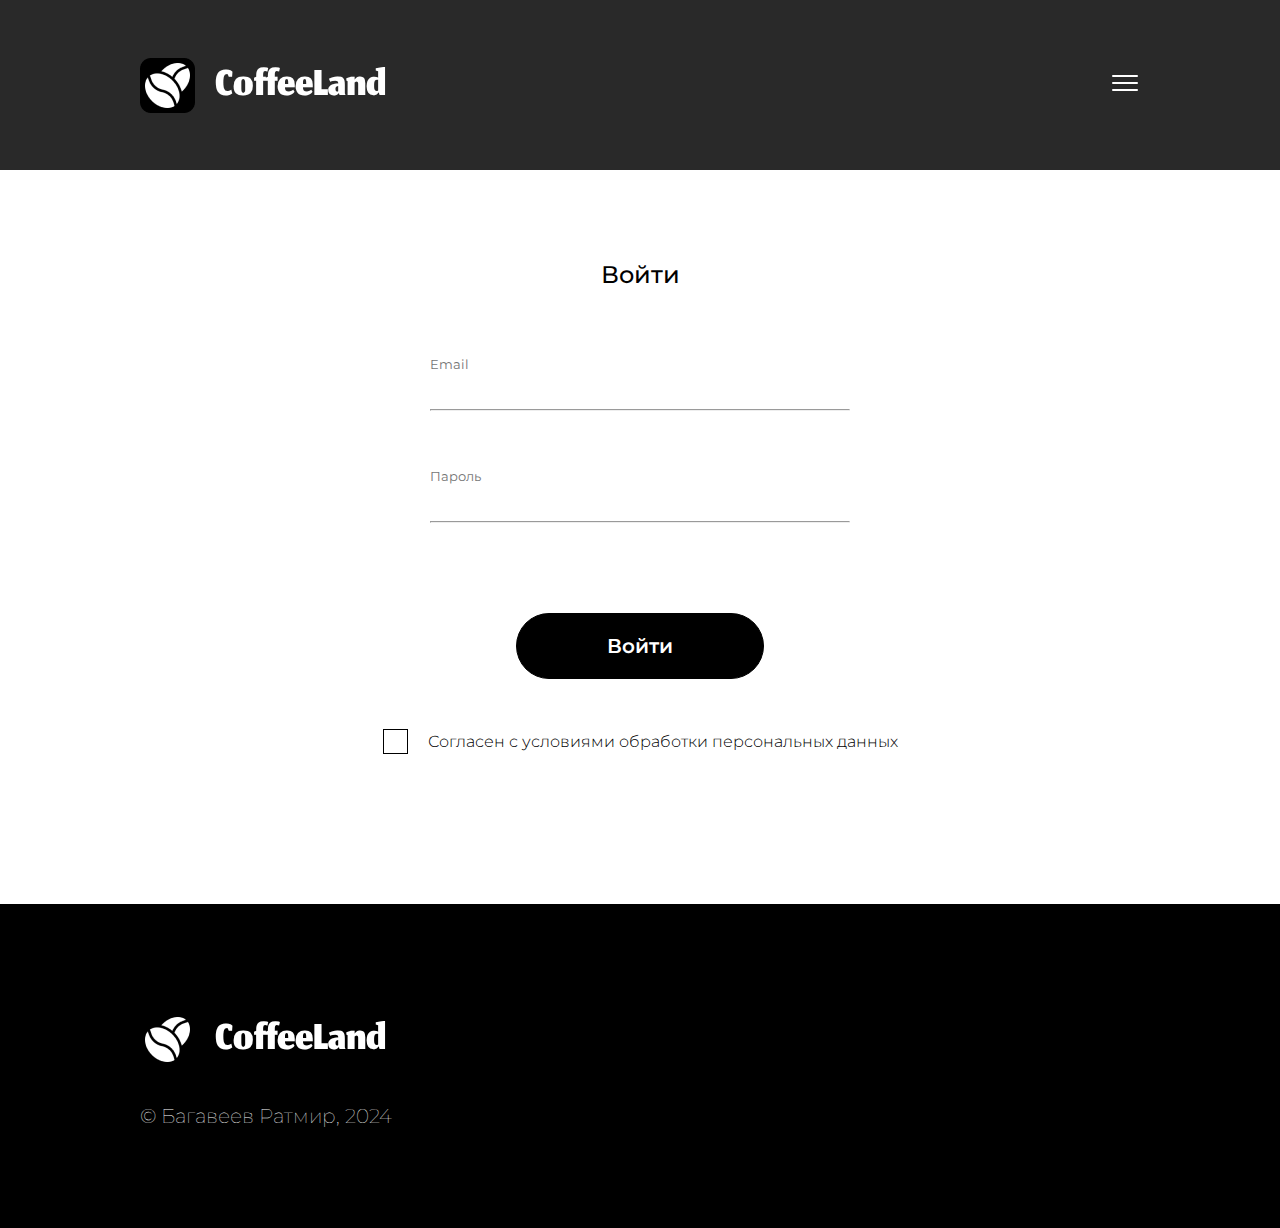
<file: signin.html>
<!DOCTYPE html>
<html lang="ru">
<head>
    <meta charset="UTF-8">
    <meta name="viewport" content="width=device-width, initial-scale=1.0">
    <link rel="preconnect" href="https://fonts.googleapis.com">
    <link rel="preconnect" href="https://fonts.gstatic.com" crossorigin>
    <link href="https://fonts.googleapis.com/css2?family=Jomhuria&display=swap" rel="stylesheet">
    <link rel="preconnect" href="https://fonts.googleapis.com">
    <link rel="preconnect" href="https://fonts.gstatic.com" crossorigin>
    <link href="https://fonts.googleapis.com/css2?family=Montserrat:ital,wght@0,100..900;1,100..900&display=swap" rel="stylesheet">
    <title>CoffeeLand</title>
    <link rel="stylesheet" href="assets/css/style.css">
</head>
<body>
    <header class="black">
        <div class="header size-1200px">

            <a href=""><div class="logo">
                <img src="assets/media/logo/logo.png" alt="">
                <h1>CoffeeLand</h1>
            </div></a>

            <div class="navigation">
                <a href="index.html">Главная</a>
                <a href="registration.html">Регистрация</a>
                <a href="">Вход</a>
            </div>

            <div class="icons">
                <a href="adminpanel.html"><img src="assets/media/icons/user 1.png" alt=""></a>
                <a href=""><img src="assets/media/icons/log-out 1.png" alt=""></a>
            </div>

            <div class="icon">
                <img src="assets/media/icons/Menu.png" alt="">
            </div>
        </div>
    </header>

    <section class="size-1200px">
        <div class="registration">
            <div class="reg">
                <h2>Войти</h2>
            </div>

            <div class="inp-reg">
                <input type="text" placeholder="Email">
                <hr>
                <input type="text" placeholder="Пароль">
                <hr>
            </div>

            <div class="btn-reg">
                <button>Войти</button>
            </div>

            <div class="reg-sogl">
                <img src="assets/media/icons/sogl.png" alt="">
                <p>Согласен с условиями обработки персональных данных</p>
            </div>
        </div>
    </section>

    <footer>
        <div class="footer-sec size-1200px">
            <div class="footer-logo">
                <img src="assets/media/logo/logo.png" alt="">
                <h1>CoffeeLand</h1>
            </div>

            <div class="footer-txt">
                <p>© Багавеев Ратмир, 2024</p>
            </div>
        </div>
    </footer>
</body>
</html>
</file>
<file: assets/css/style.css>
*{
  margin: 0;
  padding: 0;
  box-sizing: border-box;
  text-decoration: none;
  font-family: "Montserrat", sans-serif;
}

.banner {
  background-image: url(../media/banner/banner\ \(2\).png);
  background-size: cover;
  height: 90vh;
}

.size-1200px{
  max-width: 1200px;
  margin: 0 auto;
}

.size-1800px{
  max-width: 1800px;
  margin: 0 auto;
}

/* header */
.head {
  padding-top: 50px;
  display: flex;
  justify-content: space-between;
  align-items: center;
}

.logo{
  display: flex;
  justify-content: space-between;
  align-items: center;
  gap: 20px;
}

.logo h1{
  color: white;
  font-family: "Jomhuria", serif;
  font-size: 64px;
  font-weight: 100;
  padding-top: 6px;
}

.navigation{
  display: flex;
  justify-content: space-between;
  align-items: center;
  gap: 70px;
}

.navigation a{
  color: white;
  transition: .3s;
}

.navigation a:hover{
  color: #acacac;
}

.icons{
  display: flex;
  justify-content: space-between;
  align-items: center;
  gap: 20px;
}
/* header */

/* banner */
.txt{
  padding-top: 150px;
}

.txt h2{
  font-family: "Jomhuria", serif;
  font-size: 128px;
  color: white;
  font-weight: 100;
}

.txt p{
  font-size: 24px;
  line-height: 150%;
  color: white;
  font-weight: 400;
}

.btn-ban{
  padding-top: 50px;
}

.btn-ban button{
  cursor: pointer;
  padding: 20px 70px;
  color: white;
  background-color: transparent;
  border: 1px solid white;
  border-radius: 100px;
  font-size: 20px;
  transition: .3s;
}

.btn-ban button:hover{
  background-color: rgb(131, 131, 131);
}
/* banner */

/* katalog */
.section-katal{
  padding-top: 100px;
}

.katal-txt h2{
  font-size: 24px;
  font-weight: 500;
}

.katal-txt p{
  line-height: 150%;
  padding-top: 45px;
  font-size: 20px;
  font-weight: 200;
}

.cards-tov {
  display: flex;
  gap: 10px;
  padding-top: 50px;
  
}

.card {
  display: flex;
  flex-direction: column;
  align-items: center;
  border-radius: 50px;
  background-color: #F3F3F3;
  width: 420px;
  height: 650px;
}

.card img{
  padding-top: 85px;
}

.card h3{
  font-size: 20px;
  padding-top: 40px;
}

.card p{
  padding: 0 40px;
  line-height: 150%;
  font-size: 16px;
  font-weight: 200;
  padding-top: 27px;
}

.card .price{
  font-size: 16px;
  font-weight: 400;
  padding: 0;
}

.sec{
  padding-top: 27px;
  display: flex;
  justify-content: space-between;
  align-items: center;
  gap: 200px;
}

.sec button{
  padding: 10px 15px;
  background-color: black;
  color: white;
  border: 1px solid black;
  border-radius: 10px;
  font-size: 16px;
  transition: .3s;
}

.sec button:hover{
  cursor: pointer;
  background-color: rgb(82, 82, 82);
  border: 1px solid rgb(82, 82, 82);
}
/* katalog */

/* subsvribe */
.subsvribe-sec{
  padding-top: 100px;
  margin-top: 100px;
  background-image: url(../media/fon/фон\ \(1\).png);
  background-size: cover;
  height: 50vh;
  padding-bottom: 100px;
  /* margin-right: 300px; */
}

.sub-txt{
  line-height: 150%;
}

.sub-txt h2{
  font-size: 24px;
  font-weight: 500;
}

.sub-txt p{
  padding-top: 30px;
  font-size: 20px;
  font-weight: 200;
}

.inp{
  padding-top: 50px;
}

.inp {
  display: flex;
  align-items: center;
}

.inp input{
  border: none;
  width: 600px;
  height: 30px;
  background-color: #fcfcfc;
}

.inp img{
  border-radius: 100px;
  transition: .3s;
}

.inp img:hover{
  box-shadow: 2px 2px 2px 1px rgba(0, 0, 0, 0.2);
}

.sub-line hr{
  margin-top: 30px;
  width: 640px;
}

.sub-sogl {
  padding-top: 30px;
  display: flex;
  align-items: center;
  gap: 20px;

}

.sub-sogl p{
  font-size: 16px;
  font-weight: 300;
}
/* subsvribe */
/* footer */
footer{
  padding-top: 100px;
  padding-bottom: 100px;
  background-color: black;
}

.footer-logo{
  display: flex;
 
  align-items: center;
  gap: 20px;
}

.footer-logo h1{
  color: white;
  font-family: "Jomhuria", serif;
  font-size: 64px;
  font-weight: 100;
  padding-top: 6px;
}

.footer-txt{
  padding-top: 30px;
}

.footer-txt p{
  font-size: 20px;
  font-weight: 100;
  color: white;
}
/* footer */

/* onetovar */
.black {
  background-color: rgb(41, 41, 41);  
}

.header {
  padding-bottom: 50px;
  padding-top: 50px;
  display: flex;
  justify-content: space-between;
  align-items: center;
}

.hleb{
  padding-top: 80px;
}

.hleb a{
  color: black;
  font-weight: 300;
  font-size: 20px;
}

.hleb a:hover{
  color: rgb(121, 121, 121);
}

.tovar{
  padding-top: 90px;
}

.sec-tov {
  display: flex;
  justify-content: space-between;
  gap: 150px;
}

.t-txt {
  padding-top: 150px;
}

.t-txt h3{
  font-size: 24px;
}

.t-txt p {
  padding-top: 40px;
  font-size: 20px;
  line-height: 150%;
  font-weight: 300;
}

.tovar-price {
  padding-top: 100px;
  display: flex;
  align-items: center;
  gap: 200px;
}

.price-t p {
  font-size: 20px;
  font-weight: 600;
}

.price-btn button {
  padding: 10px 15px;
  background-color: black;
  color: white;
  border: 1px solid black;
  border-radius: 10px;
  font-size: 16px;
  transition: .3s;
}

.price-btn button:hover {
  cursor: pointer;
  background-color: rgb(82, 82, 82);
  border: 1px solid rgb(82, 82, 82);
}

.opis-sec {
  padding-bottom: 100px;
  padding-top: 120px;
}

.opis-sec p {
  font-size: 20px;
  line-height: 150%;
  padding-top: 50px;
  font-weight: 300;
}
/* onetovar */

/* registration */
.registration{
  display: flex;
  align-items: center;
  justify-content: center;
  flex-direction: column; 
  padding-bottom: 150px;
}

.reg {
  padding-top: 90px;
}

.reg h2{
  font-size: 24px;
  font-weight: 500;
}

.inp-reg {
 
  padding-top: 10px;
}

.inp-reg input{
  margin-top: 50px;
  border: none;
  width: 420px;
  height: 30px;
  background-color: #ffffff;
}

.inp-reg hr{
  width: 420px;
  margin-top: 30px;
}

.btn-reg {
  padding-top: 90px;
}

.btn-reg button {
  padding: 20px 90px;
  background-color: black;
  border-radius: 100px;
  border: 1px solid black;
  color: white;
  font-size: 20px;
  font-weight: 600;
}

.reg-sogl {
  display: flex;
  align-items: center;
  padding-top: 50px;
  gap: 20px;
}

.reg-sogl p {
  font-size: 16px;
  font-weight: 300;
}
/* registration */

/* admin */
.sect {
  display: flex;
}

.head-admin {
  display: flex;
  flex-direction: row;
}

.logo-admin {
  display: flex;
  flex-direction: row;
  align-items: center;
  justify-content: center;
  gap: 10px;
  background-color: #434343;
  background-size: cover;
  width: 30%;
  height: 123px;
}

.logo-admin h1 {
  color: white;
  font-family: "Jomhuria", serif;
  font-size: 64px;
  font-weight: 100;
  padding-top: 6px;
}

.hello {
  display: flex;
  flex-direction: column;
  align-items: center;
  justify-content: center;
  background-color: #d6d6d6;
  background-size: cover;
  width: 100%;
  height: 123px;
}

.hello h2 {
  font-size: 24px;
  color: #747474;
  font-weight: 600;
}

.hello p {
  font-size: 20px;
  color: #747474;
  font-weight: 400;
}

.sec-admin {
  background-color: #5E5E5E;
  background-size: cover;
  width: 23.1%;
  height: 100vh;
}

.user {
  padding-top: 50px;
  display: flex;
  justify-content: center;
  gap: 30px;
}

.name-admin {
  padding-top: 30px;
}

.name-admin h3{
  color: white;
  font-size: 20px;
  font-weight: 700;
}

.name-admin p{
  color: white;
  font-size: 16px;
}

.panel {
  padding-top: 50px;
}

.panel .one p {
  font-size: 20px;
  color: rgb(161, 161, 161);
}

.panel .two p {
  font-size: 20px;
  color: rgb(161, 161, 161);
}

.panel .one{
  max-width: 320px;
  margin: 0 auto;
  display: flex;
  justify-content:left ;
  align-items: center;
  gap: 13px;
}

.panel .two{
  padding-top: 10px;
  max-width: 320px;
  margin: 0 auto;
  width: auto 200px;
  display: flex;
  justify-content:left ;
  align-items: center;
  gap: 13px;
}

.tovars-panel {
  padding-top: 50px;
  width: 70%;
}



.tov-txt {
  max-width: 900px;
  margin: 0 auto;
}

.tov-txt h2 {
  font-size: 24px;
  font-weight: 500;
  color: rgb(168, 168, 168);
}

.tov-name {
  padding-top: 30px;
  max-width: 1100px;
  margin: 0 auto;

  display: flex;
  justify-content: center;
  align-items: center;
  gap: 70px;
}

.neme {
  display: flex;
  gap: 130px;
}

.neme p {
  font-size: 20px;
  font-weight: 300;
}

.red {
  display: flex;
  gap: 70px;
}

.red p {
  font-size: 20px;
  font-weight: 300;
  text-decoration: underline;
  color: black;
}

.slide {
  padding-top: 100px;
  display: flex;
  justify-content: center;
  flex-direction: row;
  align-items: center;
  gap: 10px;
  font-size: 20px;
  font-weight: 700;
  color: black;
}
/* admin */

.delete-sec {
  padding-top: 200px;
  padding-bottom: 200px;
  display: flex;
  justify-content: center;
  align-items: center;
  flex-direction: column;
  text-align: center;
  margin: 0 auto;
}

.btn-delete {
  padding-top: 20px;
}

.btn-delete button{
  cursor: pointer;
  background-color: black;
  padding: 20px 50px;
  border: none;
  border-radius: 100px;
  color: white;
  font-size: 20px;
}

.icon {
  display: none;
}

.red-ic {
  display: none;
}

@media (max-width:1350px) {
  .sec-tov {
    display: flex;
    flex-direction: column;
    justify-content: center;
    align-items: center;
  }

  .t-txt {
    text-align: center;
  }

  .tovar-price {
    display: flex;
    justify-content: center;
    align-items: center
  }
}

@media (max-width:1300px) {
  .size-1200px {
    max-width: 1000px;
    margin: 0 auto;
  }

  .icon {
    display: block;
  }

  .icons {
    display: none;
  }

  .navigation {
    display: none;
  }

  .cards-tov {
    flex-wrap: wrap;
  }

  .user {
    display: flex;
    flex-direction: column;
    justify-content: center;
    align-items: center;
    gap: 5px;
  }

  .panel .one {
    max-width: 200px;
    margin: 0 auto;
    font-size: 18px;
  }

  .panel .two {
    max-width: 200px;
    margin: 0 auto;
    font-size: 18px;
  }

  .red {
    display: none;
  }

  .red-ic {
    display: flex;
    justify-content: space-between;
    gap: 70px;
    display: block;
  }

  .logo-admin h1 {
    font-size: 52px;
  }

}

@media (max-width:1024px) {
  .size-1200px {
    max-width: 700px;
    margin: 0 auto;
  }

  .cards-tov {
    flex-wrap: wrap;
    justify-content: center;
  }

  .sec-admin {
    display: none;
  }

  .tovars-panel{
    width: 90%;
  }

  .tovars-panel {
    margin-left: 70px;
  }

  .logo-admin h1 {
    font-size: 32px;
  }

  .logo-admin img {
    width: 30px;
  }

  .tov-name {
    display: flex;
    max-width: 900px;
    margin: 0 auto;
  }
  
}

@media (max-width:828px) {
  .neme {
    gap: 50px;
  }
  
  .tovars-panel {
    margin-left: 90px;
  }

  .tov-name {
    display: flex;
    justify-content: space-around;
  }
}

@media (max-width:768px) {
  .size-1200px {
    max-width: 600px;
    margin: 0 auto;
  }

  

  .cards-tov {
    flex-wrap: wrap;
    justify-content: center;
  }

  .sub-line {
    display: none;
  }

  .tovar img{
    width: 300px;
  }
}

@media (max-width:650px) {
  .size-1200px {
    max-width: 500px;
    margin: 0 auto;
  }

  .cards-tov {
    flex-wrap: wrap;
    justify-content: center;
  }

  .sub-line {
    display: none;
  }

  .logo-admin {
    display: none;
  }

  .tov-name {
    display: flex;
    margin: 0 auto;
  }

  .tov-name p {
    font-size: 14px;
  }
}

@media (max-width:550px) {
  .size-1200px {
    max-width: 400px;
    margin: 0 auto;
  }

  .cards-tov {
    flex-wrap: wrap;
    justify-content: center;
  }

  .sub-line {
    display: none;
  }

  .inp-reg hr{
    width: 200px;
  }

  .inp-reg input {
    width: 200px;
  }

  .registration {
    display: flex;
    justify-content: center;
    align-items: center;
  }

  .tov-name {
    display: flex;
    margin: 0 auto;
    margin-left: 0;
  }

  .tovars-panel {
    margin-left: 10px;
  }
}

@media (max-width:450px) {
  .size-1200px {
    max-width: 300px;
    margin: 0 auto;
  }

  .cards-tov {
    flex-wrap: wrap;
    justify-content: center;
  }

  .sub-line {
    display: none;
  }

  .card {
    border-radius: 20px;
  }

  .sec {
    gap: 10px;
  }

  .subsvribe-sec {
    margin-bottom: 30px;
  }

  .banner-txt .txt h2{
    font-size: 72px;
  }

  .banner-txt .txt p{
    font-size: 18px;
  }
}
</file>
